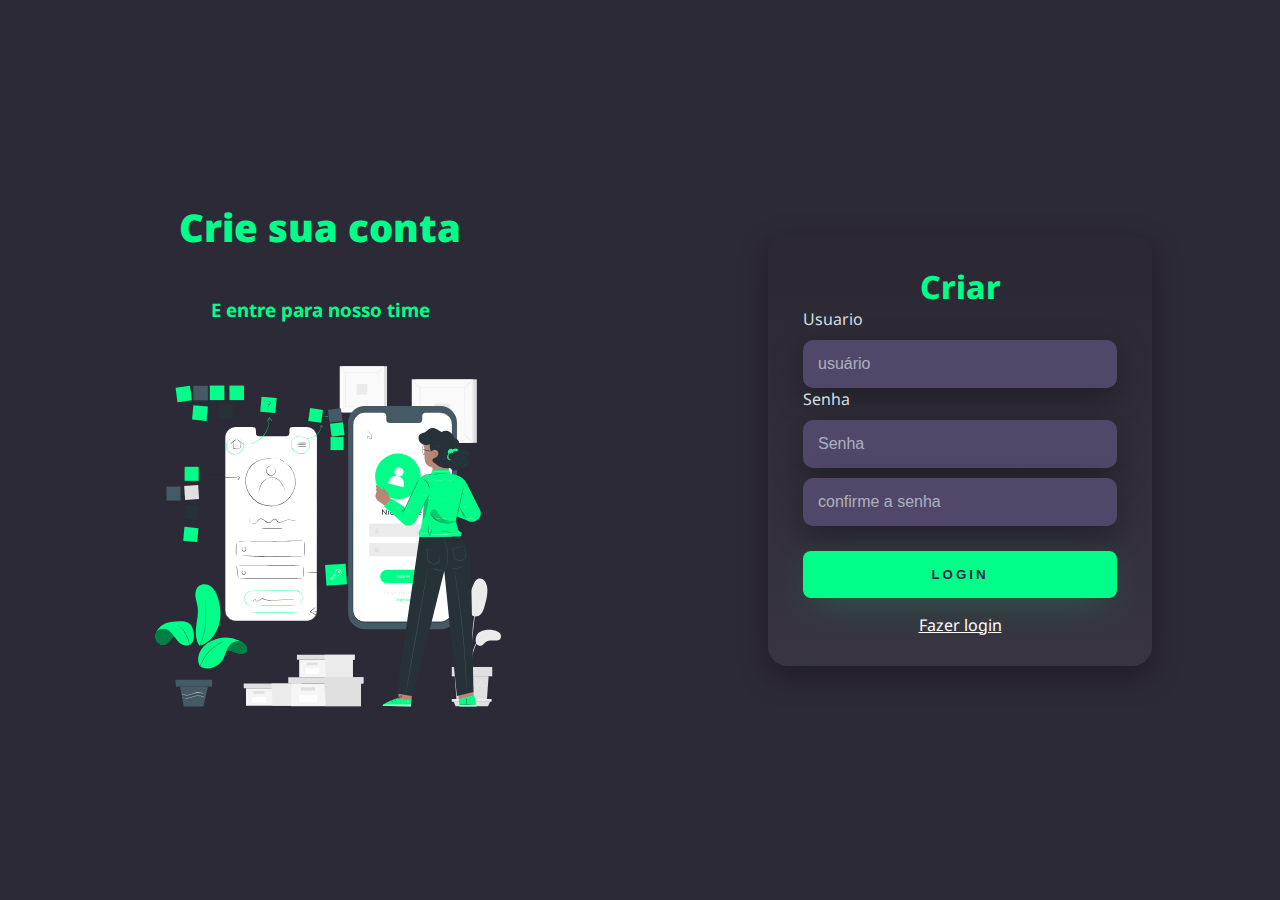
<file: cdcd/Cadastro/index.HTML>
<!DOCTYPE html>
<html lang="pt-br">
  <head>
    <meta charset="UTF-8" />
    <meta name="viewport" content="width=device-width, initial-scale=1.0" />
    <title>Document</title>
    <link rel="stylesheet" href="my.css" />
  </head>
  <body>
    <script src="script.js"></script>

    <div id="main-login">
      <div class="left-login">
        <h1>Crie sua conta</h1>
        <h3>E entre para nosso time</h3>
        <img
          src="prototyping-process-animate.svg"
          class="left-login-img"
          alt="Criando login"
        />
      </div>

      <div class="right-login">
        <div class="card-login">
          <h1>Criar</h1>
          <!-- <form action="cad.php" method="get"> -->
          <div class="textfield">
            <label for="usuario">Usuario</label>
            <input type="text" name="usuario" placeholder="usuário" required  id="nome"/>
          </div>

          <div class="textfield">
            <label for="senha">Senha</label>
            <input
              type="password"
              name="senha"
              placeholder="Senha"
              required
              id="senha"
            />

            <label for="confirmar senha"></label>
            <input
              type="password"
              name="confirmar"
              placeholder="confirme a senha"
              required
              id="confirmar"
            />
          </div>

          <label for="login"></label>
          <input
            type="submit"
            value="login"
            name="login"
            class="btn-login"
            onclick="validar()"
            
          />
          <!-- </form> -->
          <a href="/login/index.html">Fazer login</a>
        </div>
      </div>
    </div>
  </body>
</html>
</file>
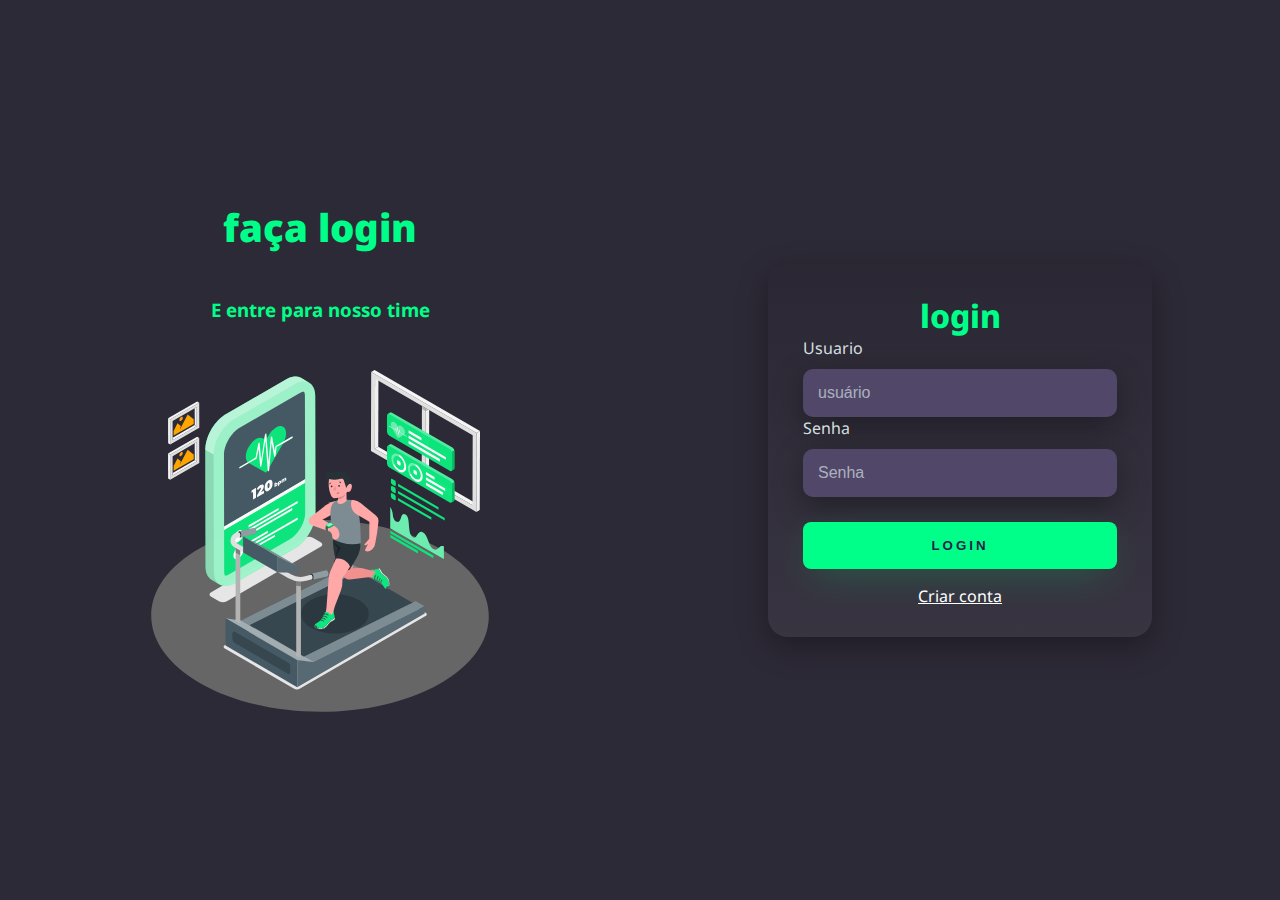
<file: cdcd/login/index.html>
<!DOCTYPE html>
<html lang="pt-br">
  <head>
    <meta charset="UTF-8" />
    <meta name="viewport" content="width=device-width, initial-scale=1.0" />
    <title>Document</title>
    <link rel="stylesheet" href="main.css" />
  </head>
  <body>
    <div id="main-login">
      <div class="left-login">
        <h1>faça login</h1>
        <h3>E entre para nosso time</h3>
        <img
          src="fitness-tracker-animate.svg"
          class="left-login-img"
          alt="gato-astronauta"
        />
      </div>

      <div class="right-login">
        <div class="card-login">
          <h1>login</h1>
          <!-- <form action="cad.php" method="get"> -->
          <div class="textfield">
            <label for="usuario">Usuario</label>
            <input type="text" name="usuario" placeholder="usuário" required />
          </div>

          <div class="textfield">
            <label for="senha">Senha</label>
            <input type="password" name="senha" placeholder="Senha" required />
          </div>

          <label for="login"></label>
          <input type="submit" value="login" name="login" class="btn-login" />
          <!-- </form> -->
          <a href="/Cadastro/index.HTML" class="criar">Criar conta</a>
        </div>
      </div>
    </div>
  </body>
</html>
</file>
<file: cdcd/Cadastro/my.css>
@import url("https://fonts.googleapis.com/css2?family=Inter:wght@300&family=Noto+Sans:ital,wght@0,100..900;1,100..900&family=Sora:wght@600&display=swap");
:root {
  --color1: #2d2a37;
  --color2: #77ffc0;
  --color3: #2f2841;
  --color4: #00000056;
  --text: #00ff88;
  --color5: #514869;
  --color6: #f0ffffde;
  --color7: #f0ffff94;
  --btn-login: #00ff88;
  --btn-shadow: #00ff8052;
  --btn-text: #2b234b;
}

body {
  margin: 0;
  font-family: "Noto Sans", sans-serif;
}

body * {
  box-sizing: border-box;
}

#main-login {
  width: 100vw;
  height: 100vh;
  background: var(--color1);
  display: flex;
  justify-content: center;
  align-items: center;
}

.left-login {
  width: 50vw;
  height: 100vh;
  display: flex;
  align-items: center;
  justify-content: center;
  flex-direction: column;
}

.left-login-img {
  width: 30vw;
}

.left-login > h1 {
  color: var(--text);
  font-size: 3vw;
  font-weight: 900;
}

.left-login > h3 {
  color: var(--text);
}

.right-login {
  width: 50vw;
  height: 100vh;
  display: flex;
  justify-content: center;
  align-items: center;
}

.card-login {
  width: 60%;
  display: flex;
  justify-content: center;
  align-items: center;
  flex-direction: column;
  padding: 30px 35px;
  background: linear-gradient(rgba(0, 0, 0, 0.05), rgba(255, 255, 255, 0.05));
  border-radius: 20px;
  box-shadow: 0px 10px 30px var(--color4);
}

.card-login > h1 {
  color: var(--text);
  font-weight: 800;
  margin: 0;
}

.textfield {
  width: 100%;
  display: flex;
  flex-direction: column;
  align-items: flex-start;
  justify-content: center;
}

.textfield > input {
  width: 100%;
  border: none;
  border-radius: 10px;
  padding: 15px;
  background: var(--color5);
  color: var(--color6);
  font-size: 12pt;
  box-shadow: 0px 10px 30px var(--color4);
  outline: none;
  box-sizing: border-box;
}

.textfield > label {
  color: var(--color6);
  margin-bottom: 10px;
}

.textfield > input::placeholder {
  color: var(--color7);
}

.btn-login {
  width: 100%;
  padding: 16px 0px;
  margin-top: 25px;
  border: none;
  border-radius: 8px;
  font-weight: 800;
  text-transform: uppercase;
  letter-spacing: 3px;
  background: var(--btn-login);
  cursor: pointer;
  box-shadow: 0px 10px 40px -12px var(--btn-shadow);
  color: var(--btn-text);
}
a {
  margin-top: 1rem;
  color: white;
}

.textfield input:nth-child(1) {
  margin-top: 5px;
}
@media only screen and (max-width: 950px) {
  .card-login {
    width: 85%;
  }
}

@media only screen and (max-width: 600px) {
  #main-login {
    flex-direction: column;
    height: 100%;
    position: absolute;
    gap:2.4rem;
  }

  .btn-login {
    -webkit-tap-highlight-color: transparent;
    outline: none;
    border: none;
  }

  .left-login > h1,
  h3 {
    display: none;
  }
  .left-login {
    width: 100%;
    height: auto;
    margin-bottom: 70px;
  }

  .right-login {
    width: 100%;
    height: 50%;
    margin-top: -45px;
  }

  .left-login-img {
    width: 50vw;
    margin-top:-90px;
  }

   .card-login {
    width: 90%;
    height:100%;
    transform:scale(0.9);
  }
}
</file>
<file: cdcd/login/main.css>
@import url("https://fonts.googleapis.com/css2?family=Inter:wght@300&family=Noto+Sans:ital,wght@0,100..900;1,100..900&family=Sora:wght@600&display=swap");
:root {
  --color1: #2d2a37;
  --color2: #77ffc0;
  --color3: #2f2841;
  --color4: #00000056;
  --text: #00ff88;
  --color5: #514869;
  --color6: #f0ffffde;
  --color7: #f0ffff94;
  --btn-login: #00ff88;
  --btn-shadow: #00ff8052;
  --btn-text: #2b234b;
}
/* form {
  margin: 0;
  padding: 0;
} */

body {
  margin: 0;
  font-family: "Noto Sans", sans-serif;
}

body * {
  box-sizing: border-box;
}

#main-login {
  width: 100vw;
  height: 100vh;
  background: var(--color1);
  display: flex;
  justify-content: center;
  align-items: center;
}

.left-login {
  width: 50vw;
  height: 100vh;
  display: flex;
  align-items: center;
  justify-content: center;
  flex-direction: column;
}

.left-login-img {
  width: 30vw;
}

.left-login > h1 {
  color: var(--text);
  font-size: 3vw;
  font-weight: 900;
}

.left-login > h3 {
  color: var(--text);
}

.right-login {
  width: 50vw;
  height: 100vh;
  display: flex;
  justify-content: center;
  align-items: center;
}

.card-login {
  width: 60%;
  display: flex;
  justify-content: center;
  align-items: center;
  flex-direction: column;
  padding: 30px 35px;
  background: linear-gradient(rgba(0, 0, 0, 0.05), rgba(255, 255, 255, 0.05));
  border-radius: 20px;
  box-shadow: 0px 10px 30px var(--color4);
}

.card-login > h1 {
  color: var(--text);
  font-weight: 800;
  margin: 0;
}

.textfield {
  width: 100%;
  display: flex;
  flex-direction: column;
  align-items: flex-start;
  justify-content: center;
}

.textfield > input {
  width: 100%;
  border: none;
  border-radius: 10px;
  padding: 15px;
  background: var(--color5);
  color: var(--color6);
  font-size: 12pt;
  box-shadow: 0px 10px 30px var(--color4);
  outline: none;
  box-sizing: border-box;
}

.textfield > label {
  color: var(--color6);
  margin-bottom: 10px;
}

.textfield > input::placeholder {
  color: var(--color7);
}

.btn-login {
  width: 100%;
  padding: 16px 0px;
  margin-top: 25px;
  border: none;
  border-radius: 8px;
  font-weight: 800;
  text-transform: uppercase;
  letter-spacing: 3px;
  background: var(--btn-login);
  cursor: pointer;
  box-shadow: 0px 10px 40px -12px var(--btn-shadow);
  color: var(--btn-text);
}
a {
  margin-top: 1rem;
  color: white;
}
@media only screen and (max-width: 950px) {
  .card-login {
    width: 85%;
  }
}

@media only screen and (max-width: 600px) {
  #main-login {
    flex-direction: column;
    height: 100%;
    position: absolute;
  }

  .btn-login {
    -webkit-tap-highlight-color: transparent;
    outline: none;
    border: none;
  }

  .left-login > h1,
  h3 {
    display: none;
  }
  .left-login {
    width: 100%;
    height: auto;
    margin-bottom: 70px;
  }

  .right-login {
    width: 100%;
    height: 50%;
    margin-top: -45px;
  }

  .left-login-img {
    width: 70vw;
  }

  .card-login {
    width: 90%;
  }
}
</file>
